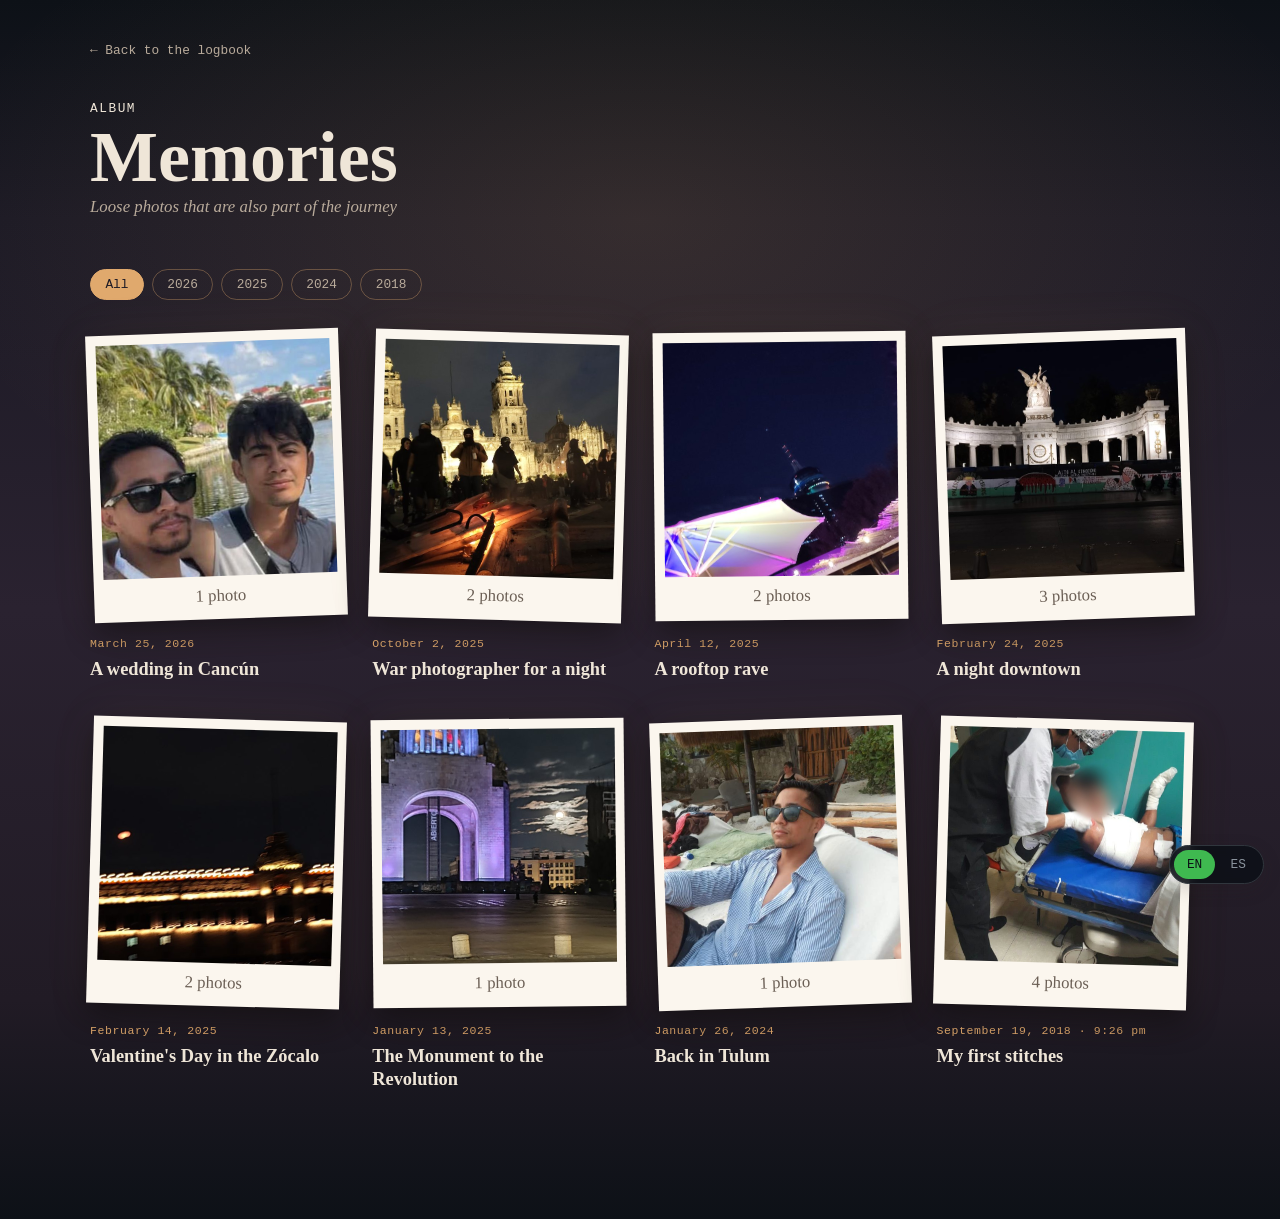
<file: memorias.html>
<!DOCTYPE html>
<html lang="es">
<head>
    <meta charset="UTF-8">
    <meta http-equiv="Content-Security-Policy" content="default-src 'self'; script-src 'self' https://cdnjs.cloudflare.com; style-src 'self' 'unsafe-inline' https://cdnjs.cloudflare.com https://fonts.googleapis.com; font-src https://fonts.gstatic.com; img-src 'self' data: https://server.arcgisonline.com https://tile.openstreetmap.org https://cdnjs.cloudflare.com; media-src 'self'; connect-src 'self' https://hugoportfolio.pythonanywhere.com; object-src 'none'; base-uri 'self'; form-action 'none'; upgrade-insecure-requests">
    <meta name="referrer" content="strict-origin-when-cross-origin">
    <meta name="google" content="notranslate">
    <meta name="viewport" content="width=device-width, initial-scale=1.0">
    <title>Memorias · Hugo Maldonado</title>
    <meta name="description" content="Álbumes de momentos que también son parte del camino.">
    <link rel="icon" href="favicon.svg" type="image/svg+xml">

    <meta property="og:type" content="website">
    <meta property="og:url" content="https://krma12.github.io/mi-bitacora/memorias.html">
    <meta property="og:title" content="Memorias · Hugo Maldonado">
    <meta property="og:description" content="Álbumes de momentos que también son parte del camino.">
    <meta property="og:image" content="https://krma12.github.io/mi-bitacora/vista-previa.jpg">
    <meta name="theme-color" content="#2a2230">

    <link rel="preconnect" href="https://fonts.googleapis.com">
    <link rel="preconnect" href="https://fonts.gstatic.com" crossorigin>
    <link href="https://fonts.googleapis.com/css2?family=Caveat:wght@500;700&family=Fraunces:ital,opsz,wght@0,9..144,300..800;1,9..144,300..600&family=JetBrains+Mono:wght@400;600&display=swap" rel="stylesheet">
    <link rel="stylesheet" href="style.css">
</head>
<body class="modo-terminal pagina-memorias">

    <main class="capitulo memorias">
        <a href="index.html#memorias" class="volver-bitacora" data-i18n="mp.volver">← Volver a la bitácora</a>

        <!-- Cuadrícula de álbumes (se oculta al abrir uno) -->
        <div id="memorias-portada">
            <div class="cap-cabecera">
                <span class="cap-num" data-i18n="memorias.1">Álbum</span>
                <h1 data-i18n="memorias.2">Memorias</h1>
                <p class="cap-fecha" data-i18n="memorias.3">Fotos sueltas que también son parte del camino</p>
            </div>
            <div class="filtros" id="filtros" role="group" aria-label="Filtrar por año"></div>
            <div class="album-grid" id="album-grid">
                <noscript><p>Esta página necesita JavaScript para mostrar los álbumes.</p></noscript>
            </div>
        </div>

        <!-- Vista de un álbum (memorias.html#id) -->
        <article class="album-vista" id="album-vista" hidden>
            <a href="#" class="volver-bitacora" data-i18n="mp.todas">← Todas las memorias</a>
            <div class="album-cuerpo"></div>
        </article>
    </main>

    <dialog class="visor" id="visor" aria-label="Foto ampliada">
        <img alt="">
        <p></p>
        <button type="button" aria-label="Cerrar">✕</button>
    </dialog>

    <script src="en.js"></script>
    <script src="i18n.js"></script>
    <script src="memorias-datos.js"></script>
    <script src="memorias.js"></script>
</body>
</html>
</file>
<file: style.css>
/* =========================================================
   BITÁCORA · Hugo Maldonado
   Idea: la página empieza como un diario de papel y,
   conforme avanza la historia, se convierte en una terminal.
   ========================================================= */

/* ---------- 1. Variables (colores y fuentes) ---------- */
:root {
    --papel: #f4ecdf;
    --papel-oscuro: #e9dcc6;
    --tinta: #2a2420;
    --tinta-suave: #6b5f55;

    --term-fondo: #0d1117;
    --term-panel: #161b22;
    --term-texto: #c9d1d9;
    --term-gris: #8b949e;

    --serif: "Fraunces", Georgia, serif;
    --mano: "Caveat", cursive;
    --mono: "JetBrains Mono", Consolas, monospace;

    --ancho: 760px; /* ancho máximo del contenido */
}

/* ---------- 2. Reset básico ---------- */
* { box-sizing: border-box; margin: 0; padding: 0; }

html { scroll-behavior: smooth; }

body {
    font-family: var(--serif);
    background: var(--papel);
    color: var(--tinta);
    line-height: 1.65;
    font-size: 1.05rem;
    overflow-x: hidden;
}

a { color: inherit; }

/* ---------- 3. Barra de progreso ---------- */
.progreso {
    position: fixed; top: 0; left: 0; right: 0;
    height: 3px; z-index: 20;
}
.progreso span {
    display: block; height: 100%; width: 0;
    background: linear-gradient(90deg, #5b7f5a, #1f8a8a, #c8553d, #d98a1f, #7c5cd6, #3fb950);
}

/* ---------- 4. Portada ---------- */
.portada {
    min-height: 100vh;
    display: flex; flex-direction: column; justify-content: center;
    padding: 2rem 1rem;
    max-width: var(--ancho); margin: 0 auto;
}
.portada-etiqueta {
    font-family: var(--mono); font-size: .8rem;
    letter-spacing: .15em; text-transform: uppercase;
    color: var(--tinta-suave);
}
.portada h1 {
    font-size: clamp(3.5rem, 14vw, 8rem);
    line-height: .92; font-weight: 800;
    margin: 1rem 0 1.5rem;
    letter-spacing: -.03em;
}
.portada h1 em { font-weight: 300; font-style: italic; color: #c8553d; }
.portada-sub { font-size: 1.25rem; color: var(--tinta-suave); max-width: 34ch; text-wrap: balance; }
.portada-sub span { display: block; margin-top: .5rem; font-style: italic; }
.portada-flecha {
    margin-top: 2.5rem; align-self: flex-start;
    font-family: var(--mano); font-size: 1.6rem; text-decoration: none;
    border-bottom: 2px solid currentColor;
    animation: flotar 2s ease-in-out infinite;
}
@keyframes flotar { 50% { transform: translateY(6px); } }

/* ---------- 5. Índice (menú fijo arriba) ---------- */
.indice {
    position: sticky; top: 3px; z-index: 10;
    display: flex; gap: .4rem;
    overflow-x: auto;          /* en celular se desliza de lado */
    scrollbar-width: none;
    padding: .6rem 1rem;
    background: rgba(244, 236, 223, .88);
    backdrop-filter: blur(8px);
    border-bottom: 1px solid var(--papel-oscuro);
    transition: background .4s, border-color .4s;
}
.indice::-webkit-scrollbar { display: none; }
.indice a {
    flex-shrink: 0;
    font-family: var(--mono); font-size: .75rem;
    text-decoration: none; white-space: nowrap;
    padding: .35rem .7rem; border-radius: 99px;
    color: var(--tinta-suave);
    transition: background .3s, color .3s;
}
.indice a span { opacity: .5; margin-right: .25rem; }
.indice a:hover { background: var(--papel-oscuro); }
.indice a.activo { background: var(--tinta); color: var(--papel); }

/* Cuando estás en la parte "terminal", el menú también se oscurece (lo activa script.js) */
body.modo-terminal .indice { background: rgba(13, 17, 23, .88); border-color: #30363d; }
body.modo-terminal .indice a { color: var(--term-gris); }
body.modo-terminal .indice a:hover { background: #21262d; }
body.modo-terminal .indice a.activo { background: #3fb950; color: var(--term-fondo); }

/* ---------- 6. Capítulos (estructura común) ---------- */
.capitulo { padding: 6rem 1rem; }
.capitulo > * { max-width: var(--ancho); margin-left: auto; margin-right: auto; }

.cap-cabecera { margin-bottom: 3rem; }
.cap-num {
    font-family: var(--mono); font-size: .8rem;
    letter-spacing: .12em; text-transform: uppercase;
    color: var(--acento);
}
.cap-cabecera h2 {
    font-size: clamp(2.4rem, 8vw, 4.2rem);
    line-height: 1; font-weight: 700; letter-spacing: -.02em;
    margin: .4rem 0 .6rem;
}
.cap-fecha { font-style: italic; color: var(--tinta-suave); }

/* Línea de tiempo: la raya vertical con puntos */
.entradas { border-left: 2px solid var(--acento); padding-left: 1.6rem; }
.entrada { position: relative; margin-bottom: 3.5rem; }
.entrada:last-child { margin-bottom: 0; }
.entrada::before {
    content: ""; position: absolute;
    left: calc(-1.6rem - 7px); top: .45rem;
    width: 12px; height: 12px; border-radius: 50%;
    background: var(--acento);
    box-shadow: 0 0 0 4px var(--papel);
}
.entrada-fecha {
    font-family: var(--mono); font-size: .8rem;
    color: var(--acento); letter-spacing: .05em;
}
.entrada h3 { font-size: 1.6rem; line-height: 1.2; margin: .2rem 0 .7rem; }
.entrada p + p { margin-top: .8rem; }

/* ---------- 7. Estilo PAPEL (capítulos 1–5) ---------- */
.papel {
    /* textura de papel: rayas muy suaves de cuaderno */
    background:
        repeating-linear-gradient(transparent 0 31px, rgba(42, 36, 32, .045) 31px 32px),
        var(--papel);
}
.papel:nth-of-type(even) { background-color: #f1e7d6; }

.aprendi {
    font-family: var(--mano); font-size: 1.55rem; line-height: 1.3;
    color: var(--acento);
    margin-top: 1.2rem !important;
    transform: rotate(-1deg);
}

.cita {
    font-size: 1.5rem; font-style: italic; font-weight: 300;
    border-left: 4px solid var(--acento);
    padding: .3rem 0 .3rem 1rem; margin: 1.4rem 0;
}

.datos { list-style: none; display: grid; grid-template-columns: repeat(auto-fit, minmax(150px, 1fr)); gap: .8rem; margin-top: 1.2rem; }
.datos li {
    background: #fff8ee; padding: .9rem; border-radius: 6px;
    border-top: 3px solid var(--acento); font-size: .95rem;
}
.datos strong { display: block; font-size: 1.6rem; color: var(--acento); }

/* Idiomas: fichas. "domino" = relleno, "aprendo" = solo contorno */
.idiomas { list-style: none; display: flex; flex-wrap: wrap; gap: .6rem; margin-top: 1.2rem; }
.idiomas li {
    display: flex; flex-direction: column; min-width: 7.5rem;
    padding: .6rem .9rem; border-radius: 8px;
    border: 2px solid var(--acento);
}
.idiomas b { font-size: 1.15rem; }
.idiomas small { font-family: var(--mono); font-size: .7rem; text-transform: uppercase; letter-spacing: .08em; opacity: .75; }
.idiomas .domino { background: var(--acento); color: #fff; }
.idiomas .aprendo { border-style: dashed; color: var(--acento); }

/* Fotos tipo polaroid */
.galeria {
    display: grid; grid-template-columns: repeat(auto-fit, minmax(170px, 1fr));
    gap: 1.4rem; margin-top: 1.8rem;
}
.polaroid {
    background: #fff; padding: .6rem .6rem 0;
    box-shadow: 0 6px 18px rgba(42, 36, 32, .15);
    transform: rotate(-2deg);
    transition: transform .3s;
}
.polaroid:nth-child(2n) { transform: rotate(1.8deg); }
.polaroid:nth-child(3n) { transform: rotate(-.8deg); }
.polaroid:hover { transform: rotate(0) scale(1.04); z-index: 2; }
.polaroid img, .foto-vacia {
    display: block; width: 100%; aspect-ratio: 1; object-fit: cover;
}
.foto-vacia {
    display: grid; place-items: center; text-align: center;
    background: repeating-linear-gradient(45deg, #eee5d6 0 10px, #e6dbc8 10px 20px);
    font-family: var(--mono); font-size: .75rem; color: var(--tinta-suave);
}
.polaroid figcaption {
    font-family: var(--mano); font-size: 1.25rem; text-align: center;
    padding: .4rem 0 .6rem;
}

/* ---------- 8. TRANSICIÓN (capítulo 6): el papel se oscurece ---------- */
.transicion {
    background: linear-gradient(180deg, var(--papel) 0%, var(--papel) 38%, #3a3550 68%, var(--term-fondo) 100%);
}
.transicion .entrada:nth-child(1) { color: var(--tinta); }
.transicion .entrada:nth-child(2) { color: #e8e2ef; }
.transicion .entrada:nth-child(3) { color: var(--term-texto); font-family: var(--mono); font-size: .95rem; }
.transicion .entrada:nth-child(3) h3 { font-family: var(--mono); }
.transicion .entrada::before { box-shadow: 0 0 0 4px rgba(124, 92, 214, .25); }
.transicion .aprendi { color: #b9a6ff; }

/* Efecto glitch en el título */
.glitch { position: relative; }
.glitch::before, .glitch::after {
    content: attr(data-texto);
    position: absolute; inset: 0;
    pointer-events: none;
}
.glitch::before { color: #7c5cd6; animation: glitch 3s infinite steps(1); clip-path: inset(0 0 60% 0); }
.glitch::after  { color: #3fb950; animation: glitch 3s infinite steps(1) reverse; clip-path: inset(55% 0 0 0); }
@keyframes glitch {
    0%, 88%, 100% { transform: none; opacity: 0; }
    90% { transform: translate(-3px, 1px); opacity: .8; }
    94% { transform: translate(3px, -1px); opacity: .8; }
}

/* ---------- 9. Estilo TERMINAL (capítulos 7–8) ---------- */
.terminal {
    background: var(--term-fondo); color: var(--term-texto);
    font-family: var(--mono); font-size: .95rem;
}
.terminal .cap-cabecera h2 { font-family: var(--mono); font-weight: 600; letter-spacing: -.04em; }
.terminal .cap-fecha { color: var(--term-gris); font-style: normal; }
.terminal .cap-fecha::before { content: "# "; }

.ventana {
    background: var(--term-panel);
    border: 1px solid #30363d; border-radius: 10px;
    overflow: hidden;
    box-shadow: 0 20px 50px rgba(0, 0, 0, .45);
}
.ventana-barra {
    display: flex; align-items: center; gap: .45rem;
    padding: .65rem .9rem; background: #21262d;
    font-size: .75rem; color: var(--term-gris);
}
.ventana-barra i { width: 11px; height: 11px; border-radius: 50%; background: #ff5f57; }
.ventana-barra i:nth-child(2) { background: #febc2e; }
.ventana-barra i:nth-child(3) { background: #28c840; }
.ventana-barra span { margin-left: .6rem; overflow: hidden; text-overflow: ellipsis; white-space: nowrap; }
.ventana-cuerpo { padding: 1.4rem; }

.cmd { color: var(--acento); margin: 1.4rem 0 .8rem; }
.cmd:first-child { margin-top: 0; }
.cmd::before { content: "$ "; color: var(--term-gris); }
.salida { color: var(--term-texto); }

.proyectos { display: grid; grid-template-columns: repeat(auto-fit, minmax(260px, 1fr)); gap: 1rem; }
.proyecto {
    border: 1px solid #30363d; border-radius: 8px; padding: 1rem;
    transition: border-color .3s, transform .3s;
}
.proyecto:hover { border-color: var(--acento); transform: translateY(-3px); }
.proyecto-tag { font-size: .7rem; color: var(--acento); text-transform: uppercase; letter-spacing: .08em; }
.proyecto h3 { font-size: 1.05rem; color: #f0f6fc; margin: .3rem 0; }
.proyecto p:last-child { color: var(--term-gris); font-size: .85rem; }

.roadmap { list-style: none; display: grid; gap: .45rem; }
.ok { color: #3fb950; }
.run { color: #d29922; }
.next { color: var(--term-gris); }

.cursor { animation: parpadeo 1s steps(1) infinite; color: var(--acento); }
@keyframes parpadeo { 50% { opacity: 0; } }

/* ---------- 10. Pie de página ---------- */
.pie {
    background: var(--term-fondo); color: var(--term-gris);
    font-family: var(--mono); font-size: .8rem; text-align: center;
    padding: 3rem 1rem; border-top: 1px solid #30363d;
}
.pie p + p { margin-top: .5rem; }
.pie a { color: #58a6ff; }

/* ---------- 11. Animación de aparición (la activa script.js) ---------- */
.revelar { opacity: 0; transform: translateY(30px); transition: opacity .8s ease, transform .8s ease; }
.revelar.visible { opacity: 1; transform: none; }

/* Respeta a quien prefiere menos movimiento */
@media (prefers-reduced-motion: reduce) {
    *, *::before, *::after { animation: none !important; transition: none !important; }
    .revelar { opacity: 1; transform: none; }
    html { scroll-behavior: auto; }
}

/* ---------- 12. Pantallas grandes ---------- */
@media (min-width: 900px) {
    .indice { justify-content: center; }
    .capitulo { padding: 8rem 2rem; }
    .entradas { padding-left: 2.4rem; }
    .entrada::before { left: calc(-2.4rem - 7px); }
}

/* Polaroid sin pie de foto: deja el borde inferior clásico */
.polaroid:not(:has(figcaption)) { padding-bottom: 2rem; }

/* Capítulo con línea de tiempo dentro de la parte terminal (impresión 3D) */
.terminal .entrada::before { box-shadow: 0 0 0 4px var(--term-fondo); }
.terminal .entrada h3 { font-family: var(--mono); color: #f0f6fc; font-size: 1.3rem; }
.terminal .polaroid { box-shadow: 0 10px 30px rgba(0, 0, 0, .5); }
.terminal .polaroid figcaption { color: var(--tinta); }

/* =========================================================
   13. PRÓLOGO: números + mapa
   ========================================================= */
.prologo { padding-top: 4rem; }

/* Franja "En números" */
.numeros {
    list-style: none;
    display: grid; grid-template-columns: repeat(auto-fit, minmax(130px, 1fr));
    gap: 1px; background: var(--papel-oscuro);
    border: 1px solid var(--papel-oscuro); border-radius: 12px; overflow: hidden;
    margin-bottom: 5rem !important;
}
.numeros li { background: var(--papel); padding: 1.3rem 1rem; text-align: center; }
.numeros b {
    display: block; font-size: clamp(2.4rem, 7vw, 3.4rem); font-weight: 800; line-height: 1;
    color: var(--acento); font-variant-numeric: tabular-nums;
}
.numeros span { font-family: var(--mono); font-size: .72rem; text-transform: uppercase; letter-spacing: .08em; color: var(--tinta-suave); }

/* Botones de etapas */
.mapa-botones { display: flex; flex-wrap: wrap; gap: .5rem; margin-bottom: 1rem; }
.mapa-botones button {
    --c: var(--tinta);
    font-family: var(--mono); font-size: .78rem; cursor: pointer;
    padding: .45rem .9rem; border-radius: 99px;
    border: 1.5px solid var(--c); background: transparent; color: var(--c);
    transition: background .25s, color .25s;
}
.mapa-botones button:hover, .mapa-botones button.activo { background: var(--c); color: var(--papel); }

/* El mapa con marco de "foto pegada" */
.mapa-marco {
    background: #fff; padding: .6rem;
    box-shadow: 0 10px 30px rgba(42, 36, 32, .18);
    transform: rotate(-.4deg);
}
#mapa { height: min(70vh, 520px); width: 100%; background: #e9e3d6; }
/* Tono cálido al mapa para que combine con el papel */
#mapa .leaflet-tile-pane { filter: sepia(.35) saturate(.85) brightness(1.02); }
.mapa-aviso { display: grid; place-items: center; height: 100%; font-family: var(--mono); font-size: .85rem; color: var(--tinta-suave); padding: 1rem; text-align: center; }

/* Marcadores numerados */
.pin {
    display: grid; place-items: center;
    width: 26px; height: 26px; border-radius: 50%;
    background: var(--c); color: #fff; border: 2px solid #fff;
    font: 600 11px/1 var(--mono);
    box-shadow: 0 2px 6px rgba(0, 0, 0, .35);
}
.leaflet-popup-content { font-family: var(--serif); font-size: .95rem; }

.mapa-leyenda { font-family: var(--mono); font-size: .75rem; color: var(--tinta-suave); margin-top: 1rem; display: flex; align-items: center; gap: .4rem; flex-wrap: wrap; }
.linea-solida, .linea-vuelo { display: inline-block; width: 28px; border-top: 3px solid var(--tinta-suave); }
.linea-vuelo { border-top-style: dashed; }

/* Lista de lugares */
.mapa-lista { display: grid; grid-template-columns: repeat(auto-fit, minmax(210px, 1fr)); gap: 1.8rem; margin-top: 2.5rem; }
.mapa-grupo h3 { font-size: 1.1rem; color: var(--c); border-bottom: 2px solid var(--c); padding-bottom: .3rem; margin-bottom: .6rem; }
.mapa-grupo ol { list-style: none; }
.mapa-grupo button {
    all: unset; cursor: pointer; display: flex; align-items: center; gap: .55rem;
    padding: .2rem 0; font-size: .95rem;
}
.mapa-grupo button:hover { color: var(--c); }
.mapa-grupo button:focus-visible { outline: 2px solid var(--c); outline-offset: 2px; }
.mapa-grupo button span {
    display: grid; place-items: center; flex-shrink: 0;
    width: 20px; height: 20px; border-radius: 50%;
    background: var(--c); color: #fff; font: 600 9px/1 var(--mono);
}

/* Transición más legible: cada entrada lleva su propio fondo,
   así el contraste no depende de cuánto texto haya */
.transicion {
    background: linear-gradient(180deg, var(--papel) 0%, var(--papel) 28%, #3a3550 60%, var(--term-fondo) 92%);
}
.transicion .entrada:nth-child(2),
.transicion .entrada:nth-child(3) {
    padding: 1.2rem 1.3rem; border-radius: 10px;
}
.transicion .entrada:nth-child(2) { background: #3a3550; box-shadow: 0 10px 30px rgba(42, 36, 32, .25); }
.transicion .entrada:nth-child(3) { background: var(--term-panel); border: 1px solid #30363d; }
.transicion .entrada:nth-child(2)::before,
.transicion .entrada:nth-child(3)::before { top: 1.65rem; }
.transicion .entrada:nth-child(2) .entrada-fecha { color: #b9a6ff; }
.transicion .polaroid figcaption { color: var(--tinta); font-family: var(--mano); }

/* Tarjetas de proyecto como enlaces */
a.proyecto { display: flex; flex-direction: column; text-decoration: none; color: inherit; }
.proyecto-ver { margin-top: auto; padding-top: .8rem; font-size: .75rem; color: var(--acento); opacity: .8; }
a.proyecto:hover .proyecto-ver { opacity: 1; }
a.proyecto:focus-visible { outline: 2px solid var(--acento); outline-offset: 2px; }
.enlace-term { color: var(--acento); }

/* Sub-lista del roadmap (certificaciones de idiomas) */
.sub-roadmap { margin: .4rem 0 .2rem 2.6rem; color: var(--term-gris); display: grid; gap: .2rem; }
.sub-roadmap li::marker { color: var(--acento); }
.roadmap .abierto { color: var(--term-gris); }

/* =========================================================
   14. EPÍLOGO: carta a mi yo de 2018 (vuelve el papel)
   ========================================================= */
.carta { padding-top: 2rem; }
.carta-hoja {
    max-width: 620px !important;
    background:
        repeating-linear-gradient(transparent 0 35px, rgba(42, 36, 32, .07) 35px 36px),
        var(--papel);
    color: var(--tinta);
    padding: 2.4rem 2rem 2rem;
    border-radius: 4px;
    box-shadow: 0 25px 60px rgba(0, 0, 0, .55);
    transform: rotate(-1.2deg);
    position: relative;
}
/* cinta adhesiva arriba */
.carta-hoja::before {
    content: ""; position: absolute; top: -14px; left: 50%;
    width: 120px; height: 28px; transform: translateX(-50%) rotate(2deg);
    background: rgba(233, 220, 198, .75);
    box-shadow: 0 2px 6px rgba(0, 0, 0, .2);
}
.carta-etiqueta {
    font-family: var(--mono); font-size: .72rem; letter-spacing: .12em;
    text-transform: uppercase; color: var(--acento); margin-bottom: 1.2rem;
}
.carta-saludo, .carta-texto, .carta-firma { font-family: var(--mano); line-height: 1.45; }
.carta-saludo { font-size: 1.9rem; margin-bottom: .6rem; }
.carta-texto { font-size: clamp(1.6rem, 4.5vw, 2rem); }
.carta-firma { font-size: 1.7rem; text-align: right; margin-top: 1.4rem; color: var(--acento); }


/* Videos dentro de las galerías y visor de fotos */
.polaroid video { display: block; width: 100%; aspect-ratio: 1; object-fit: cover; background: #000; }
.galeria img { cursor: zoom-in; }
.visor {
    margin: auto; border: 0; padding: .8rem; max-width: min(92vw, 1000px); background: #fff;
    box-shadow: 0 20px 60px rgba(0,0,0,.45);
}
.visor::backdrop { background: rgba(20, 16, 14, .82); }
.visor img { display: block; max-width: 100%; max-height: 78vh; margin: 0 auto; }
.visor p { font-family: var(--mano); font-size: 1.4rem; text-align: center; margin: .5rem 0 0; color: #2a2420; }
.visor p:empty { display: none; }
.visor button {
    position: absolute; top: .4rem; right: .4rem; width: 2.2rem; height: 2.2rem;
    border: 0; border-radius: 50%; background: rgba(0,0,0,.6); color: #fff; font-size: 1rem; cursor: pointer;
}

/* Álbum de Memorias: "cuarto oscuro" cálido.
   Sale del azul noche de la terminal, se entibia hacia un ciruela-café (como la luz
   ámbar de un cuarto de revelado) y vuelve a oscurecer para entrar suave a la carta. */
.memorias {
    --memo-texto: #efe6d8;
    --memo-suave: #b9ab9b;
    --memo-fondo: #2a2230;
    background:
        radial-gradient(ellipse 80% 45% at 50% 18%, rgba(224, 169, 109, .13), transparent 70%),
        linear-gradient(180deg, var(--term-fondo) 0%, #1c1a25 18%, var(--memo-fondo) 50%, #211b25 82%, var(--term-fondo) 100%);
    color: var(--memo-texto);
}
.memorias .cap-cabecera h2 { color: var(--memo-texto); }
.memorias .cap-fecha { color: var(--memo-suave); }
.memorias .entradas { border-left-color: rgba(224, 169, 109, .45); }
.memorias .entrada::before { box-shadow: 0 0 0 4px var(--memo-fondo), 0 0 14px rgba(224, 169, 109, .55); }
.memorias .memoria-grupo h3 { margin-bottom: .2rem; color: var(--memo-texto); }
.memorias .galeria { margin-top: 1rem; }
.memorias .polaroid {
    background: #fbf6ee;
    box-shadow: 0 12px 30px rgba(0, 0, 0, .45), 0 0 50px rgba(224, 169, 109, .07);
}
.memorias .polaroid figcaption { color: var(--tinta); }
.memorias-vacio { font-family: var(--mano); font-size: 1.5rem; color: var(--memo-suave); }
[hidden] { display: none !important; }
body.modo-terminal .indice a.activo[href="#memorias"] { background: #e0a96d; color: #1c1a25; }

/* Botón flotante de idioma ES / EN */
.idioma {
    position: fixed; right: 16px; bottom: 16px; z-index: 50;
    display: flex; gap: 2px; padding: 4px; border: 1px solid var(--papel-oscuro);
    border-radius: 999px; background: rgba(244, 236, 223, .92); backdrop-filter: blur(6px);
    box-shadow: 0 6px 18px rgba(42, 36, 32, .18);
    font-family: var(--mono); font-size: .8rem; cursor: pointer;
}
.idioma span { padding: .45rem .7rem; border-radius: 999px; color: var(--tinta-suave); min-width: 2.6rem; text-align: center; }
.idioma .idioma-activo { background: var(--tinta); color: var(--papel); }
.idioma:focus-visible { outline: 2px solid var(--tinta); outline-offset: 2px; }
body.modo-terminal .idioma { background: rgba(13, 17, 23, .88); border-color: #30363d; }
body.modo-terminal .idioma span { color: var(--term-gris); }
body.modo-terminal .idioma .idioma-activo { background: #3fb950; color: var(--term-fondo); }


/* =========================================================
   14. Portada con fotos, proyectos en vivo y botón "volver"
   ========================================================= */
/* Tres polaroids de distintas etapas: solo en pantallas grandes */
.portada-fotos { display: none; }
@media (min-width: 1000px) {
    .portada {
        max-width: 1100px;
        display: grid; grid-template-columns: 1fr 380px; column-gap: 3rem;
        align-content: center;
    }
    .portada > :not(.portada-fotos) { grid-column: 1; }
    .portada-flecha { justify-self: start; }
    .portada-fotos {
        display: block; position: relative;
        grid-column: 2; grid-row: 1 / span 4; align-self: center;
        height: 470px;
    }
    .portada-fotos .polaroid { position: absolute; width: 210px; margin: 0; }
    .portada-fotos .polaroid:nth-child(1) { top: 0;     left: 0;     transform: rotate(-6deg); }
    .portada-fotos .polaroid:nth-child(2) { top: 50px;  right: 0;    transform: rotate(5deg); z-index: 1; }
    .portada-fotos .polaroid:nth-child(3) { top: 230px; left: -10px; transform: rotate(-3deg); z-index: 2; }
    .portada-fotos .polaroid:hover { transform: rotate(0) scale(1.05); z-index: 3; }
}

/* Nota "en vivo desde la API" arriba de los proyectos */
.proyectos-nota { font-family: var(--mono); font-size: .75rem; color: var(--acento); margin: -.4rem 0 1rem; }

/* Botón flotante para volver al mapa (aparece al bajar) */
.volver {
    position: fixed; left: 1rem; bottom: 1rem; z-index: 20;
    font-family: var(--mono); font-size: .75rem; text-decoration: none;
    padding: .55rem .9rem; border-radius: 99px;
    background: rgba(42, 36, 32, .88); color: #f4ecdf;
    box-shadow: 0 6px 18px rgba(0, 0, 0, .2);
}
body.modo-terminal .volver { background: rgba(33, 38, 45, .92); color: #c9d1d9; border: 1px solid #30363d; }

/* Una sola foto en la galería: tamaño de polaroid, no a todo lo ancho */
.galeria > .polaroid:only-child { max-width: 320px; }

/* Citas dentro de Memorias (Tolstói, Gibran) */
.cita {
    margin: 1.2rem 0 .4rem; padding: .2rem 0 .2rem 1.2rem;
    border-left: 2px solid var(--acento);
    font-style: italic; opacity: .92;
}
.cita p { margin: 0 0 .5rem; }
.cita cite {
    display: block; font-style: normal;
    font-family: var(--mono); font-size: .75rem; letter-spacing: .04em; opacity: .75;
}
.cita cite::before { content: "— "; }

/* =========================================================
   15. MEMORIAS: adelanto en la bitácora y página propia (memorias.html)
   ========================================================= */
/* Cuadrícula de álbumes: cada uno es una polaroid con fecha y título */
.album-grid {
    display: grid; grid-template-columns: repeat(auto-fill, minmax(220px, 1fr));
    gap: 2.4rem 1.8rem; margin-top: 2rem;
}
.album-tarjeta { text-decoration: none; color: var(--memo-texto); display: block; }
.album-tarjeta .polaroid { margin: 0 0 .9rem; }
.album-tarjeta .polaroid figcaption { font-size: 1.05rem; color: var(--tinta-suave); }
.album-tarjeta:nth-child(3n+1) .polaroid { transform: rotate(-2deg); }
.album-tarjeta:nth-child(3n+2) .polaroid { transform: rotate(1.6deg); }
.album-tarjeta:nth-child(3n) .polaroid   { transform: rotate(-.6deg); }
.album-tarjeta:hover .polaroid, .album-tarjeta:focus-visible .polaroid { transform: rotate(0) scale(1.04); }
.album-tarjeta h3 { font-size: 1.15rem; line-height: 1.25; color: var(--memo-texto); }
.album-tarjeta:focus-visible { outline: 2px solid #e0a96d; outline-offset: 8px; border-radius: 4px; }
.album-fecha {
    font-family: var(--mono); font-size: .72rem; letter-spacing: .05em;
    color: #e0a96d; margin-bottom: .3rem;
}

/* En la bitácora: los 3 más recientes y el botón a la página completa */
.memorias-todas {
    display: inline-block; margin-top: 2.4rem;
    font-family: var(--mono); font-size: .85rem; text-decoration: none;
    color: #1c1a25; background: #e0a96d;
    padding: .7rem 1.2rem; border-radius: 99px;
}
.memorias-todas:hover { background: #ecbd88; }

/* Página memorias.html */
.pagina-memorias { background: var(--term-fondo); }
.pagina-memorias .memorias { min-height: 100vh; padding-top: 2.5rem; }
.pagina-memorias .capitulo > * { max-width: 1100px; }
.pagina-memorias .cap-cabecera { margin-top: 2rem; }
.pagina-memorias h1 { font-size: clamp(2.6rem, 8vw, 4.5rem); color: var(--memo-texto); line-height: 1; }
.volver-bitacora {
    display: block; font-family: var(--mono); font-size: .8rem;
    color: var(--memo-suave); text-decoration: none;
}
.volver-bitacora:hover { color: #e0a96d; }

.filtros { display: flex; flex-wrap: wrap; gap: .5rem; margin-top: 1.6rem; }
.filtro {
    font-family: var(--mono); font-size: .8rem; cursor: pointer;
    padding: .45rem .9rem; border-radius: 99px;
    background: transparent; color: var(--memo-suave);
    border: 1px solid rgba(224, 169, 109, .35);
}
.filtro:hover { color: var(--memo-texto); border-color: #e0a96d; }
.filtro[aria-pressed="true"] { background: #e0a96d; color: #1c1a25; border-color: #e0a96d; }

/* Vista de un álbum */
.album-vista { max-width: var(--ancho) !important; }
.album-cuerpo { margin-top: 2.2rem; }
.album-cuerpo h2 { font-size: clamp(2rem, 6vw, 3rem); line-height: 1.1; color: var(--memo-texto); margin-bottom: 1rem; }
.album-texto { font-size: 1.1rem; line-height: 1.7; margin-bottom: 1rem; }
.album-cuerpo .galeria { margin-top: 1.8rem; }
.album-nav {
    display: flex; justify-content: space-between; gap: 1rem;
    margin-top: 3.5rem; padding-top: 1.5rem;
    border-top: 1px solid rgba(224, 169, 109, .25);
}
.album-vecino { text-decoration: none; color: var(--memo-texto); max-width: 48%; }
.album-vecino span { display: block; font-family: var(--mono); font-size: .72rem; color: #e0a96d; margin-bottom: .25rem; }
.album-vecino strong { font-family: var(--serif); font-weight: 600; }
.album-vecino.der { margin-left: auto; text-align: right; }
.album-vecino:hover strong { text-decoration: underline; }

/* Celular: dos álbumes por fila */
@media (max-width: 600px) {
    .album-grid { grid-template-columns: repeat(2, minmax(0, 1fr)); gap: 1.8rem 1rem; }
    .album-tarjeta .polaroid { padding: .4rem .4rem 0; }
    .album-tarjeta .polaroid figcaption { font-size: .9rem; padding: .25rem 0 .4rem; }
    .album-tarjeta h3 { font-size: .98rem; }
}
</file>
